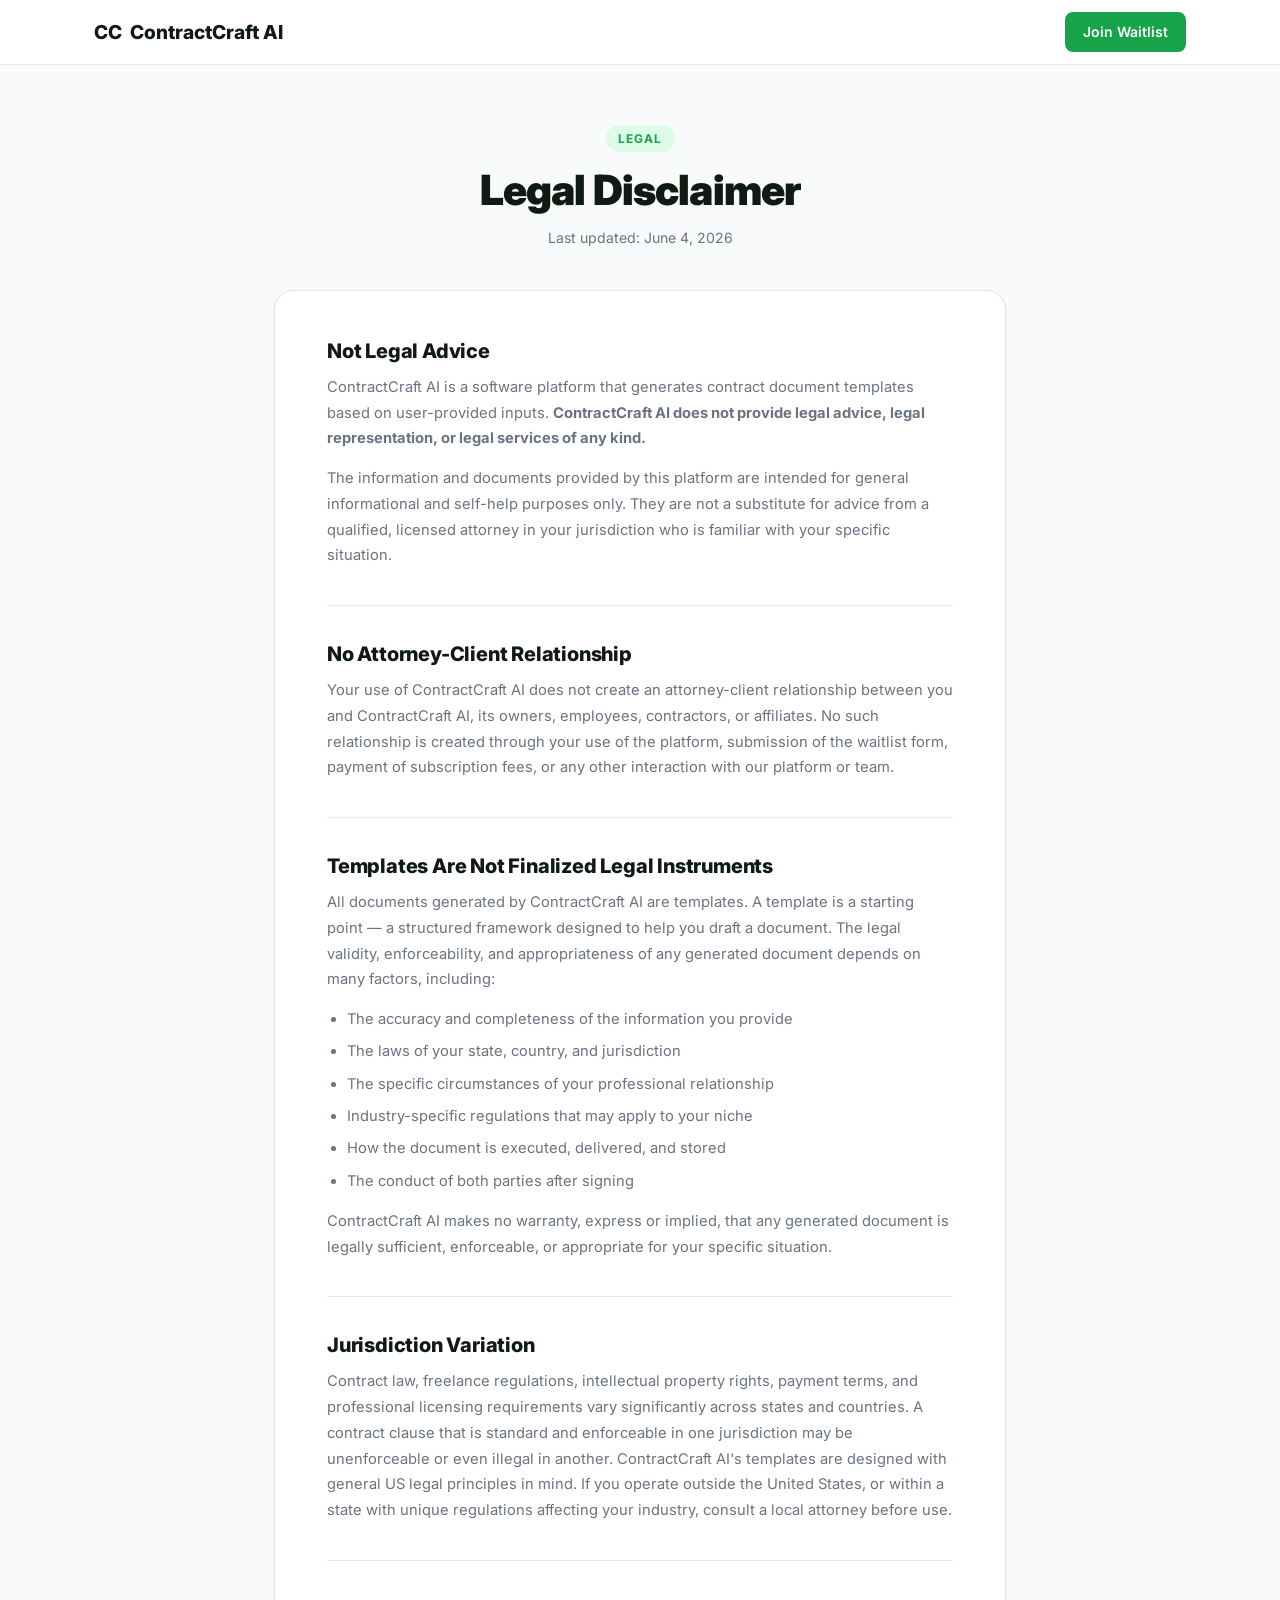
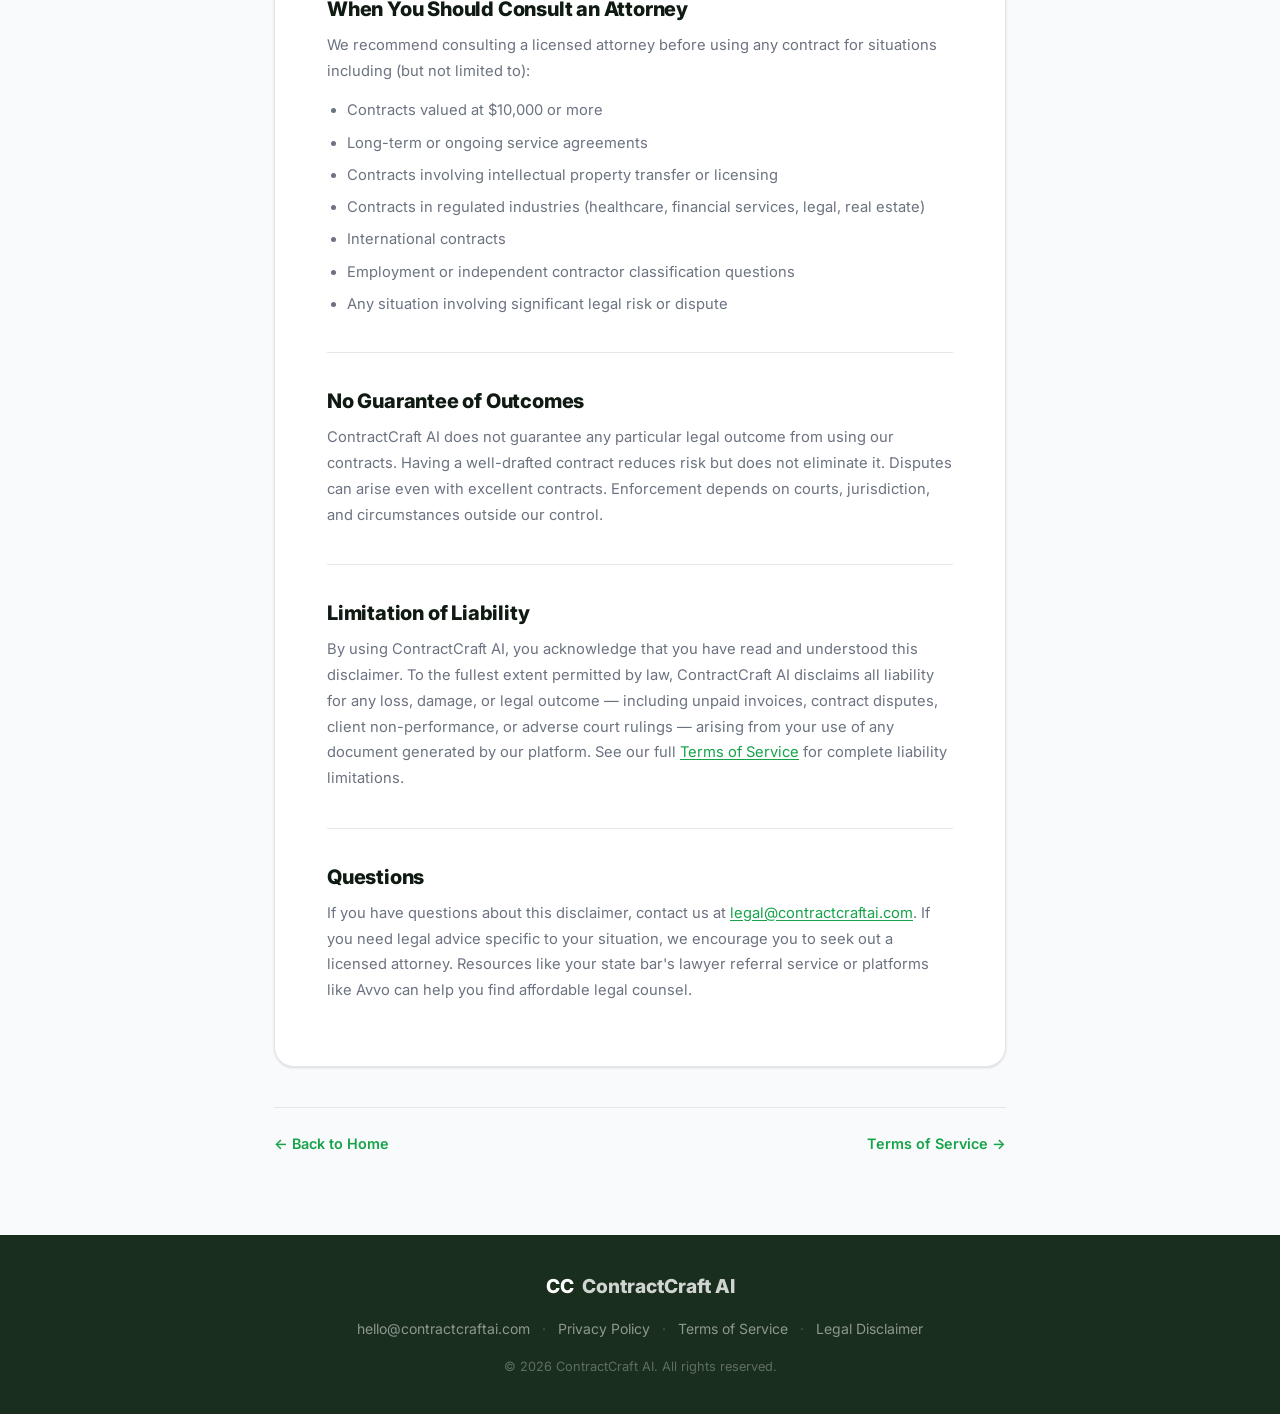
<file: disclaimer.html>
<!DOCTYPE html>
<html lang="en">
<head>
  <meta charset="UTF-8" />
  <meta name="viewport" content="width=device-width, initial-scale=1.0" />
  <title>Legal Disclaimer — ContractCraft AI</title>
  <meta name="description" content="ContractCraft AI Legal Disclaimer. Understand the limitations of AI-generated contract templates." />
  <link rel="preconnect" href="https://fonts.googleapis.com" />
  <link href="https://fonts.googleapis.com/css2?family=Inter:wght@400;500;600;700;800;900&display=swap" rel="stylesheet" />
  <link rel="stylesheet" href="styles.css" />
  <link rel="stylesheet" href="legal.css" />
</head>
<body>

  <nav class="nav">
    <div class="nav-inner">
      <a href="index.html" class="logo">
        <span class="logo-mark">CC</span>
        <span class="logo-text">ContractCraft <span class="logo-ai">AI</span></span>
      </a>
      <a href="index.html#waitlist" class="btn btn-sm btn-primary">Join Waitlist</a>
    </div>
  </nav>

  <main class="legal-page">
    <div class="legal-container">
      <div class="legal-header">
        <div class="legal-badge">Legal</div>
        <h1>Legal Disclaimer</h1>
        <p class="legal-meta">Last updated: June 4, 2026</p>
      </div>

      <div class="legal-body">

        <h2>Not Legal Advice</h2>
        <p>ContractCraft AI is a software platform that generates contract document templates based on user-provided inputs. <strong>ContractCraft AI does not provide legal advice, legal representation, or legal services of any kind.</strong></p>
        <p>The information and documents provided by this platform are intended for general informational and self-help purposes only. They are not a substitute for advice from a qualified, licensed attorney in your jurisdiction who is familiar with your specific situation.</p>

        <h2>No Attorney-Client Relationship</h2>
        <p>Your use of ContractCraft AI does not create an attorney-client relationship between you and ContractCraft AI, its owners, employees, contractors, or affiliates. No such relationship is created through your use of the platform, submission of the waitlist form, payment of subscription fees, or any other interaction with our platform or team.</p>

        <h2>Templates Are Not Finalized Legal Instruments</h2>
        <p>All documents generated by ContractCraft AI are templates. A template is a starting point — a structured framework designed to help you draft a document. The legal validity, enforceability, and appropriateness of any generated document depends on many factors, including:</p>
        <ul>
          <li>The accuracy and completeness of the information you provide</li>
          <li>The laws of your state, country, and jurisdiction</li>
          <li>The specific circumstances of your professional relationship</li>
          <li>Industry-specific regulations that may apply to your niche</li>
          <li>How the document is executed, delivered, and stored</li>
          <li>The conduct of both parties after signing</li>
        </ul>
        <p>ContractCraft AI makes no warranty, express or implied, that any generated document is legally sufficient, enforceable, or appropriate for your specific situation.</p>

        <h2>Jurisdiction Variation</h2>
        <p>Contract law, freelance regulations, intellectual property rights, payment terms, and professional licensing requirements vary significantly across states and countries. A contract clause that is standard and enforceable in one jurisdiction may be unenforceable or even illegal in another. ContractCraft AI's templates are designed with general US legal principles in mind. If you operate outside the United States, or within a state with unique regulations affecting your industry, consult a local attorney before use.</p>

        <h2>When You Should Consult an Attorney</h2>
        <p>We recommend consulting a licensed attorney before using any contract for situations including (but not limited to):</p>
        <ul>
          <li>Contracts valued at $10,000 or more</li>
          <li>Long-term or ongoing service agreements</li>
          <li>Contracts involving intellectual property transfer or licensing</li>
          <li>Contracts in regulated industries (healthcare, financial services, legal, real estate)</li>
          <li>International contracts</li>
          <li>Employment or independent contractor classification questions</li>
          <li>Any situation involving significant legal risk or dispute</li>
        </ul>

        <h2>No Guarantee of Outcomes</h2>
        <p>ContractCraft AI does not guarantee any particular legal outcome from using our contracts. Having a well-drafted contract reduces risk but does not eliminate it. Disputes can arise even with excellent contracts. Enforcement depends on courts, jurisdiction, and circumstances outside our control.</p>

        <h2>Limitation of Liability</h2>
        <p>By using ContractCraft AI, you acknowledge that you have read and understood this disclaimer. To the fullest extent permitted by law, ContractCraft AI disclaims all liability for any loss, damage, or legal outcome — including unpaid invoices, contract disputes, client non-performance, or adverse court rulings — arising from your use of any document generated by our platform. See our full <a href="terms.html">Terms of Service</a> for complete liability limitations.</p>

        <h2>Questions</h2>
        <p>If you have questions about this disclaimer, contact us at <a href="mailto:legal@contractcraftai.com">legal@contractcraftai.com</a>. If you need legal advice specific to your situation, we encourage you to seek out a licensed attorney. Resources like your state bar's lawyer referral service or platforms like Avvo can help you find affordable legal counsel.</p>

      </div>

      <div class="legal-footer-nav">
        <a href="index.html">← Back to Home</a>
        <a href="terms.html">Terms of Service →</a>
      </div>
    </div>
  </main>

  <footer class="footer">
    <div class="container">
      <div class="footer-inner">
        <div class="logo">
          <span class="logo-mark logo-mark-sm">CC</span>
          <span class="logo-text" style="color: rgba(255,255,255,0.8);">ContractCraft <span class="logo-ai">AI</span></span>
        </div>
        <div class="footer-links">
          <a href="mailto:hello@contractcraftai.com">hello@contractcraftai.com</a>
          <span>·</span>
          <a href="privacy.html">Privacy Policy</a>
          <span>·</span>
          <a href="terms.html">Terms of Service</a>
          <span>·</span>
          <a href="disclaimer.html">Legal Disclaimer</a>
        </div>
        <p class="footer-copy">© 2026 ContractCraft AI. All rights reserved.</p>
      </div>
    </div>
  </footer>

</body>
</html>
</file>
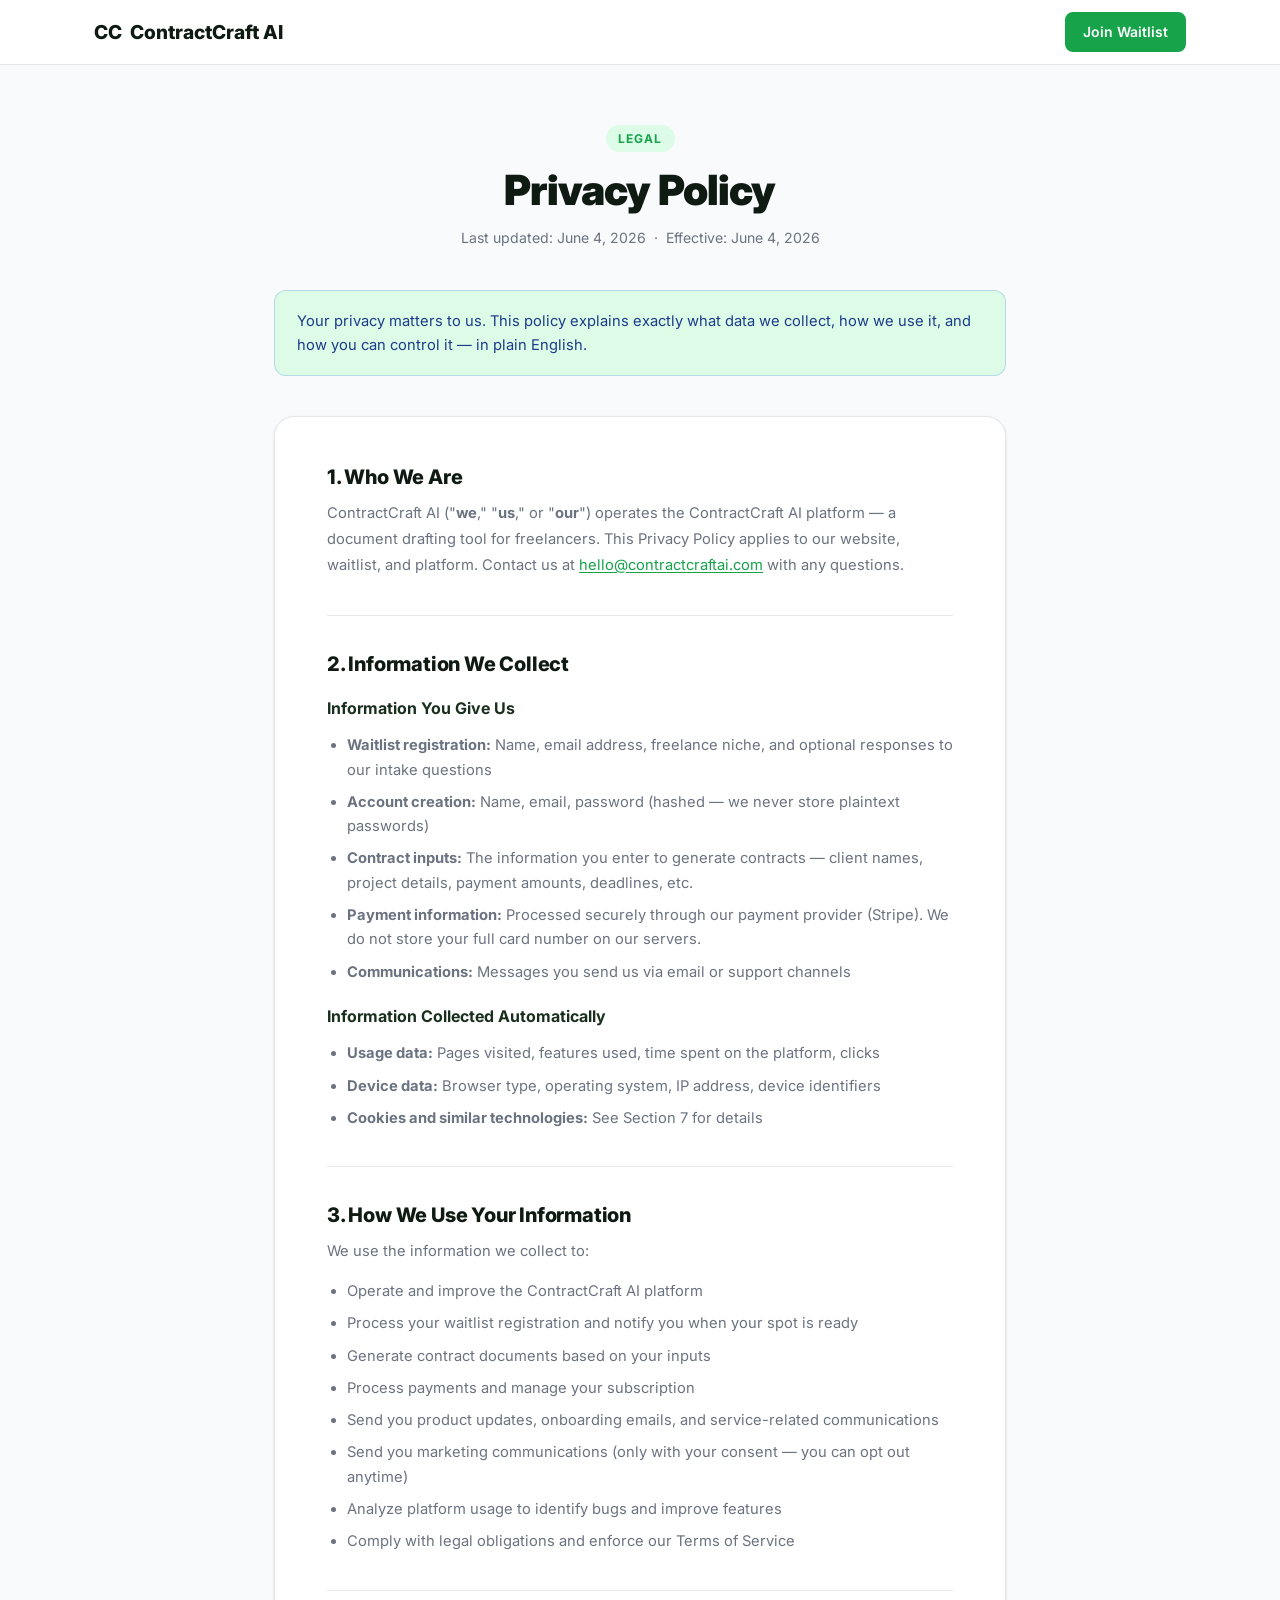
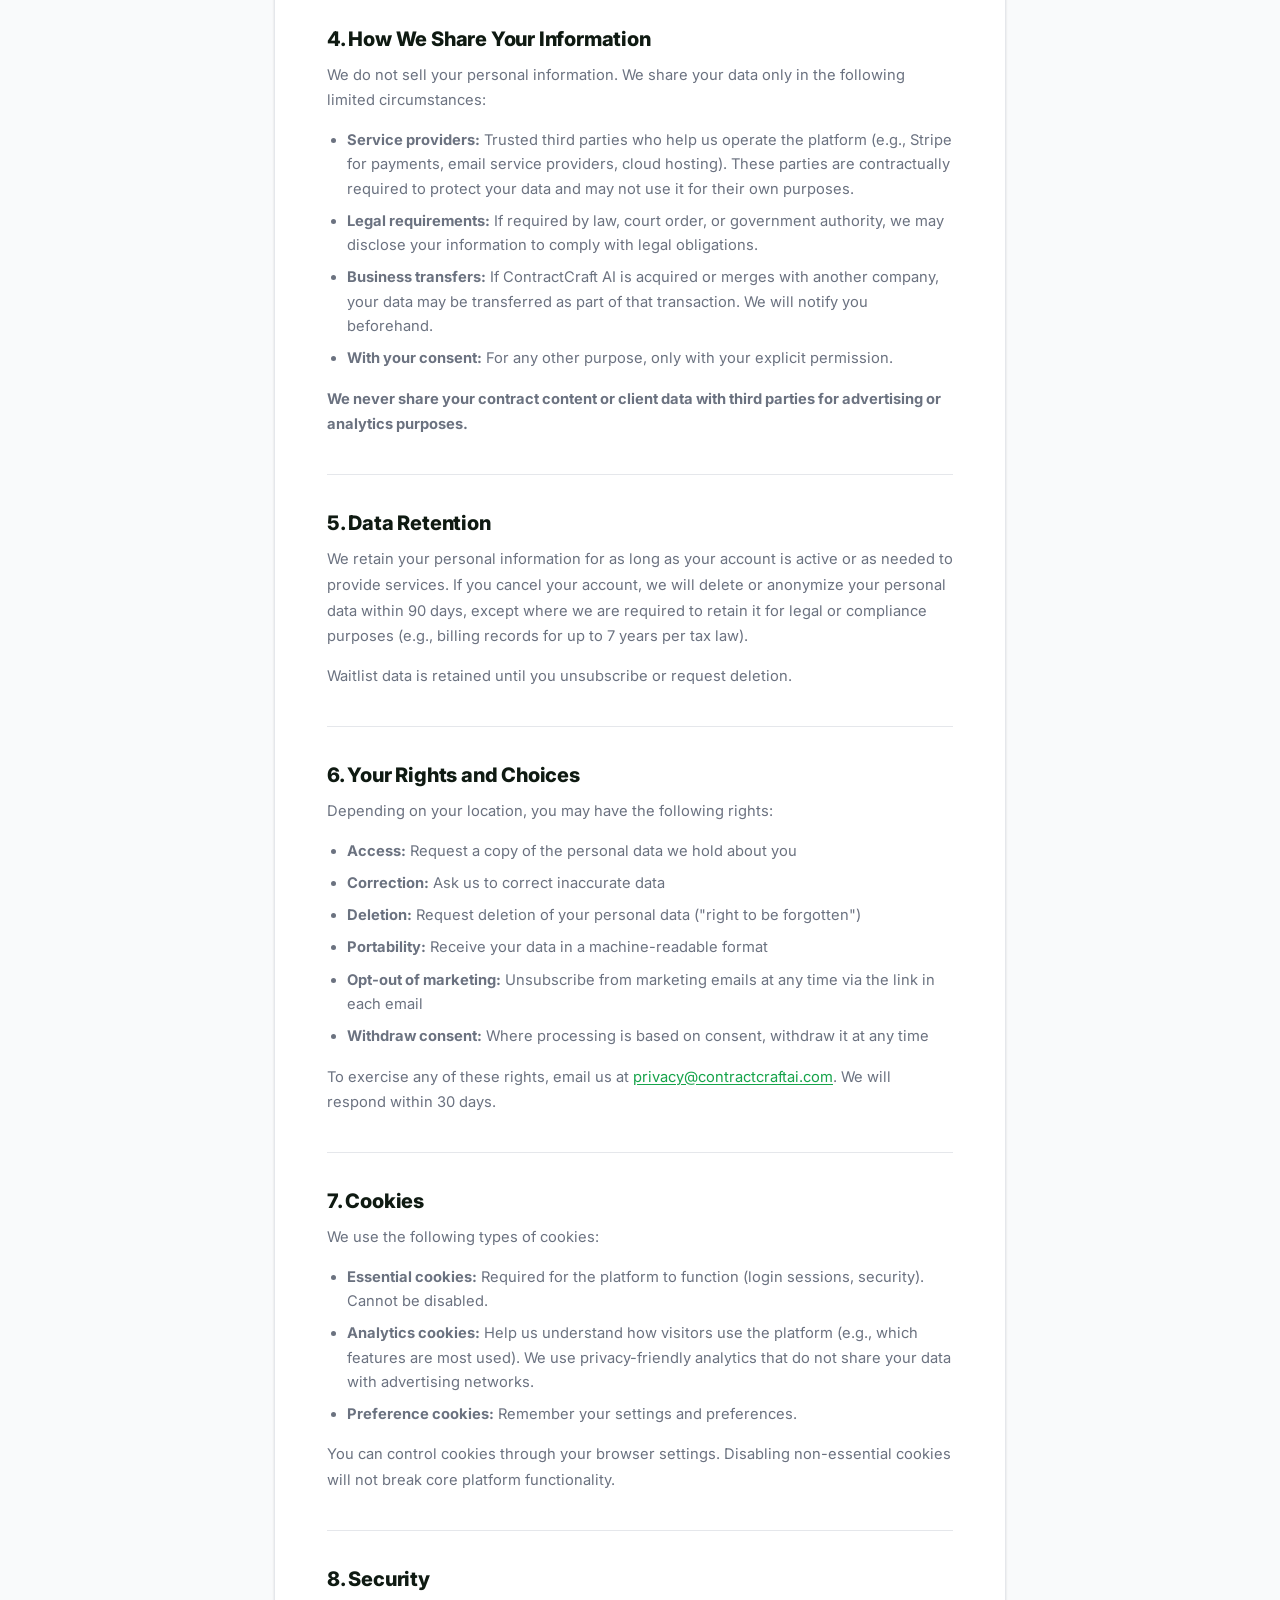
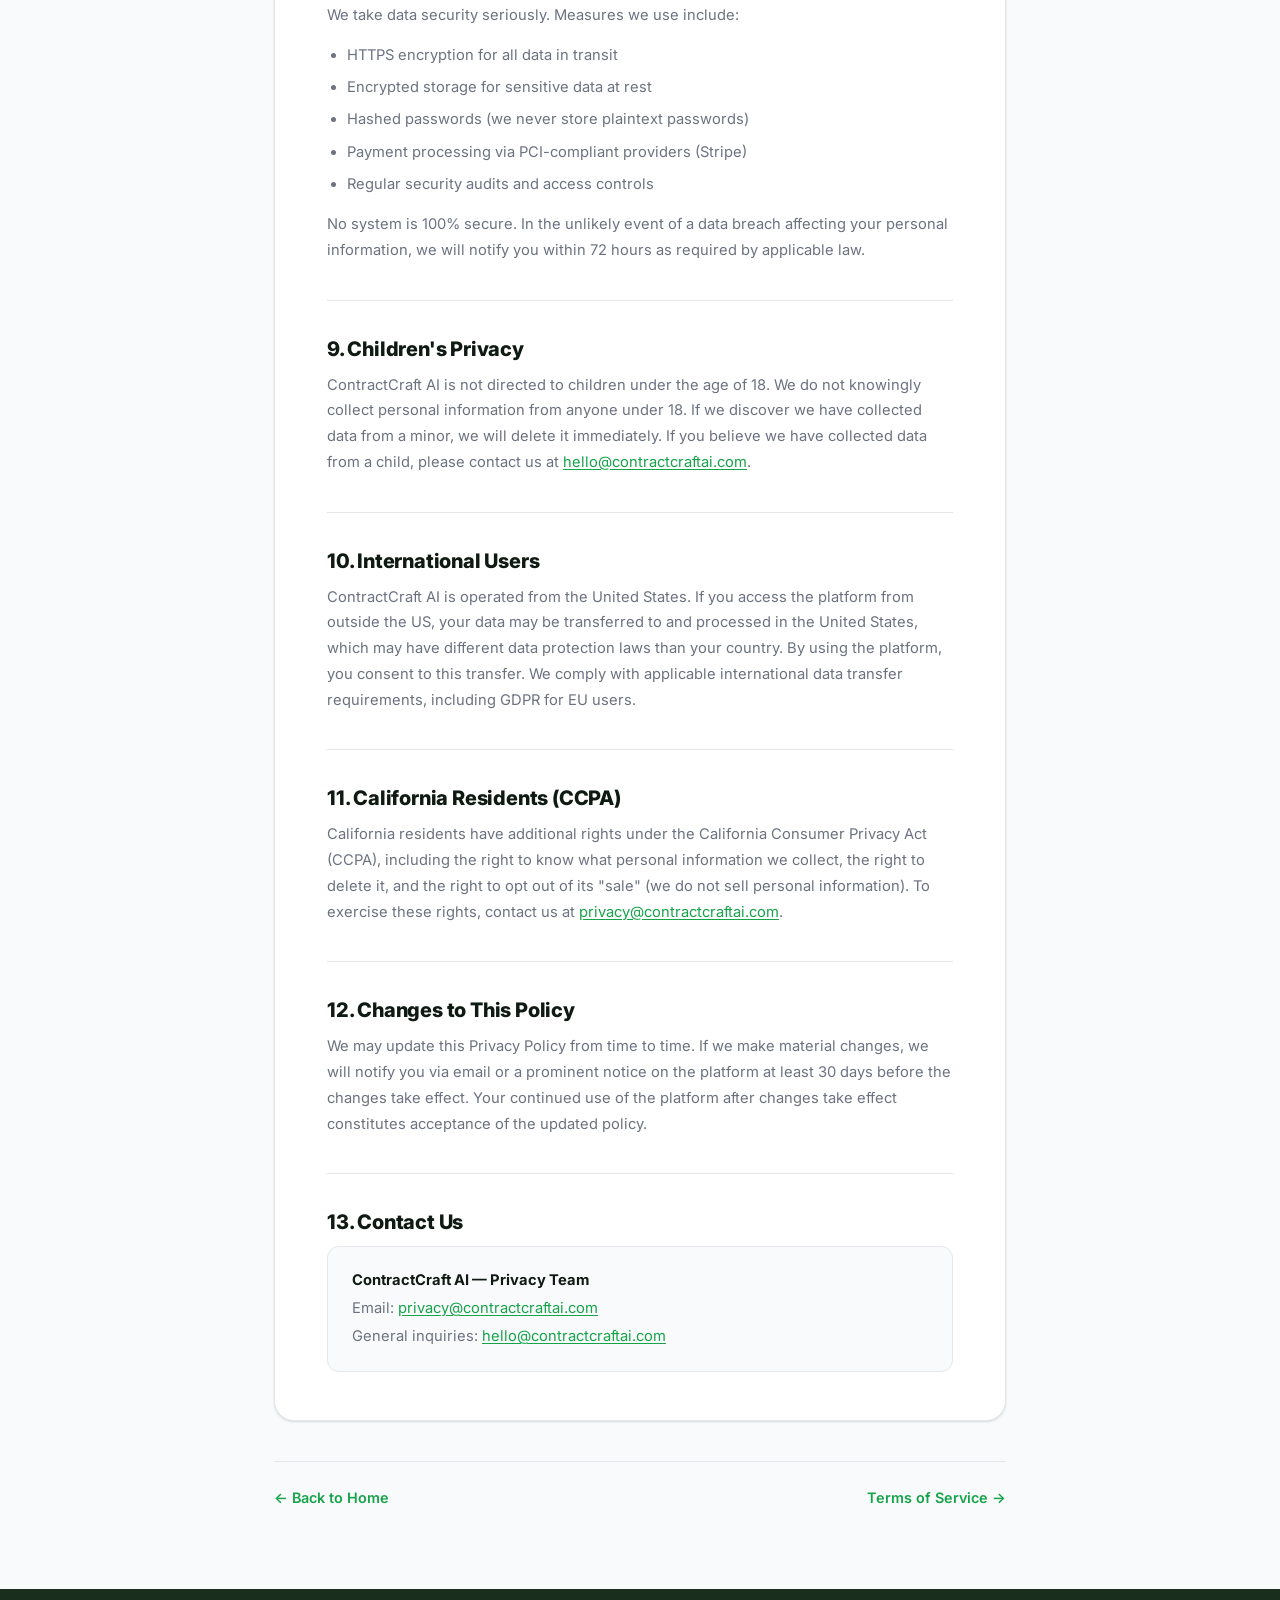
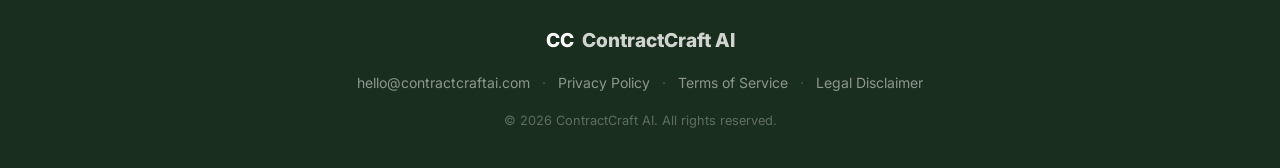
<file: privacy.html>
<!DOCTYPE html>
<html lang="en">
<head>
  <meta charset="UTF-8" />
  <meta name="viewport" content="width=device-width, initial-scale=1.0" />
  <title>Privacy Policy — ContractCraft AI</title>
  <meta name="description" content="ContractCraft AI Privacy Policy. Learn how we collect, use, and protect your data." />
  <link rel="preconnect" href="https://fonts.googleapis.com" />
  <link href="https://fonts.googleapis.com/css2?family=Inter:wght@400;500;600;700;800;900&display=swap" rel="stylesheet" />
  <link rel="stylesheet" href="styles.css" />
  <link rel="stylesheet" href="legal.css" />
</head>
<body>

  <nav class="nav">
    <div class="nav-inner">
      <a href="index.html" class="logo">
        <span class="logo-mark">CC</span>
        <span class="logo-text">ContractCraft <span class="logo-ai">AI</span></span>
      </a>
      <a href="index.html#waitlist" class="btn btn-sm btn-primary">Join Waitlist</a>
    </div>
  </nav>

  <main class="legal-page">
    <div class="legal-container">
      <div class="legal-header">
        <div class="legal-badge">Legal</div>
        <h1>Privacy Policy</h1>
        <p class="legal-meta">Last updated: June 4, 2026 &nbsp;·&nbsp; Effective: June 4, 2026</p>
      </div>

      <div class="legal-alert">
        Your privacy matters to us. This policy explains exactly what data we collect, how we use it, and how you can control it — in plain English.
      </div>

      <div class="legal-body">

        <h2>1. Who We Are</h2>
        <p>ContractCraft AI ("<strong>we</strong>," "<strong>us</strong>," or "<strong>our</strong>") operates the ContractCraft AI platform — a document drafting tool for freelancers. This Privacy Policy applies to our website, waitlist, and platform. Contact us at <a href="mailto:hello@contractcraftai.com">hello@contractcraftai.com</a> with any questions.</p>

        <h2>2. Information We Collect</h2>

        <h3>Information You Give Us</h3>
        <ul>
          <li><strong>Waitlist registration:</strong> Name, email address, freelance niche, and optional responses to our intake questions</li>
          <li><strong>Account creation:</strong> Name, email, password (hashed — we never store plaintext passwords)</li>
          <li><strong>Contract inputs:</strong> The information you enter to generate contracts — client names, project details, payment amounts, deadlines, etc.</li>
          <li><strong>Payment information:</strong> Processed securely through our payment provider (Stripe). We do not store your full card number on our servers.</li>
          <li><strong>Communications:</strong> Messages you send us via email or support channels</li>
        </ul>

        <h3>Information Collected Automatically</h3>
        <ul>
          <li><strong>Usage data:</strong> Pages visited, features used, time spent on the platform, clicks</li>
          <li><strong>Device data:</strong> Browser type, operating system, IP address, device identifiers</li>
          <li><strong>Cookies and similar technologies:</strong> See Section 7 for details</li>
        </ul>

        <h2>3. How We Use Your Information</h2>
        <p>We use the information we collect to:</p>
        <ul>
          <li>Operate and improve the ContractCraft AI platform</li>
          <li>Process your waitlist registration and notify you when your spot is ready</li>
          <li>Generate contract documents based on your inputs</li>
          <li>Process payments and manage your subscription</li>
          <li>Send you product updates, onboarding emails, and service-related communications</li>
          <li>Send you marketing communications (only with your consent — you can opt out anytime)</li>
          <li>Analyze platform usage to identify bugs and improve features</li>
          <li>Comply with legal obligations and enforce our Terms of Service</li>
        </ul>

        <h2>4. How We Share Your Information</h2>
        <p>We do not sell your personal information. We share your data only in the following limited circumstances:</p>
        <ul>
          <li><strong>Service providers:</strong> Trusted third parties who help us operate the platform (e.g., Stripe for payments, email service providers, cloud hosting). These parties are contractually required to protect your data and may not use it for their own purposes.</li>
          <li><strong>Legal requirements:</strong> If required by law, court order, or government authority, we may disclose your information to comply with legal obligations.</li>
          <li><strong>Business transfers:</strong> If ContractCraft AI is acquired or merges with another company, your data may be transferred as part of that transaction. We will notify you beforehand.</li>
          <li><strong>With your consent:</strong> For any other purpose, only with your explicit permission.</li>
        </ul>
        <p><strong>We never share your contract content or client data with third parties for advertising or analytics purposes.</strong></p>

        <h2>5. Data Retention</h2>
        <p>We retain your personal information for as long as your account is active or as needed to provide services. If you cancel your account, we will delete or anonymize your personal data within 90 days, except where we are required to retain it for legal or compliance purposes (e.g., billing records for up to 7 years per tax law).</p>
        <p>Waitlist data is retained until you unsubscribe or request deletion.</p>

        <h2>6. Your Rights and Choices</h2>
        <p>Depending on your location, you may have the following rights:</p>
        <ul>
          <li><strong>Access:</strong> Request a copy of the personal data we hold about you</li>
          <li><strong>Correction:</strong> Ask us to correct inaccurate data</li>
          <li><strong>Deletion:</strong> Request deletion of your personal data ("right to be forgotten")</li>
          <li><strong>Portability:</strong> Receive your data in a machine-readable format</li>
          <li><strong>Opt-out of marketing:</strong> Unsubscribe from marketing emails at any time via the link in each email</li>
          <li><strong>Withdraw consent:</strong> Where processing is based on consent, withdraw it at any time</li>
        </ul>
        <p>To exercise any of these rights, email us at <a href="mailto:privacy@contractcraftai.com">privacy@contractcraftai.com</a>. We will respond within 30 days.</p>

        <h2>7. Cookies</h2>
        <p>We use the following types of cookies:</p>
        <ul>
          <li><strong>Essential cookies:</strong> Required for the platform to function (login sessions, security). Cannot be disabled.</li>
          <li><strong>Analytics cookies:</strong> Help us understand how visitors use the platform (e.g., which features are most used). We use privacy-friendly analytics that do not share your data with advertising networks.</li>
          <li><strong>Preference cookies:</strong> Remember your settings and preferences.</li>
        </ul>
        <p>You can control cookies through your browser settings. Disabling non-essential cookies will not break core platform functionality.</p>

        <h2>8. Security</h2>
        <p>We take data security seriously. Measures we use include:</p>
        <ul>
          <li>HTTPS encryption for all data in transit</li>
          <li>Encrypted storage for sensitive data at rest</li>
          <li>Hashed passwords (we never store plaintext passwords)</li>
          <li>Payment processing via PCI-compliant providers (Stripe)</li>
          <li>Regular security audits and access controls</li>
        </ul>
        <p>No system is 100% secure. In the unlikely event of a data breach affecting your personal information, we will notify you within 72 hours as required by applicable law.</p>

        <h2>9. Children's Privacy</h2>
        <p>ContractCraft AI is not directed to children under the age of 18. We do not knowingly collect personal information from anyone under 18. If we discover we have collected data from a minor, we will delete it immediately. If you believe we have collected data from a child, please contact us at <a href="mailto:hello@contractcraftai.com">hello@contractcraftai.com</a>.</p>

        <h2>10. International Users</h2>
        <p>ContractCraft AI is operated from the United States. If you access the platform from outside the US, your data may be transferred to and processed in the United States, which may have different data protection laws than your country. By using the platform, you consent to this transfer. We comply with applicable international data transfer requirements, including GDPR for EU users.</p>

        <h2>11. California Residents (CCPA)</h2>
        <p>California residents have additional rights under the California Consumer Privacy Act (CCPA), including the right to know what personal information we collect, the right to delete it, and the right to opt out of its "sale" (we do not sell personal information). To exercise these rights, contact us at <a href="mailto:privacy@contractcraftai.com">privacy@contractcraftai.com</a>.</p>

        <h2>12. Changes to This Policy</h2>
        <p>We may update this Privacy Policy from time to time. If we make material changes, we will notify you via email or a prominent notice on the platform at least 30 days before the changes take effect. Your continued use of the platform after changes take effect constitutes acceptance of the updated policy.</p>

        <h2>13. Contact Us</h2>
        <div class="legal-contact">
          <strong>ContractCraft AI — Privacy Team</strong><br />
          Email: <a href="mailto:privacy@contractcraftai.com">privacy@contractcraftai.com</a><br />
          General inquiries: <a href="mailto:hello@contractcraftai.com">hello@contractcraftai.com</a>
        </div>

      </div>

      <div class="legal-footer-nav">
        <a href="index.html">← Back to Home</a>
        <a href="terms.html">Terms of Service →</a>
      </div>
    </div>
  </main>

  <footer class="footer">
    <div class="container">
      <div class="footer-inner">
        <div class="logo">
          <span class="logo-mark logo-mark-sm">CC</span>
          <span class="logo-text" style="color: rgba(255,255,255,0.8);">ContractCraft <span class="logo-ai">AI</span></span>
        </div>
        <div class="footer-links">
          <a href="mailto:hello@contractcraftai.com">hello@contractcraftai.com</a>
          <span>·</span>
          <a href="privacy.html">Privacy Policy</a>
          <span>·</span>
          <a href="terms.html">Terms of Service</a>
          <span>·</span>
          <a href="disclaimer.html">Legal Disclaimer</a>
        </div>
        <p class="footer-copy">© 2026 ContractCraft AI. All rights reserved.</p>
      </div>
    </div>
  </footer>

</body>
</html>
</file>
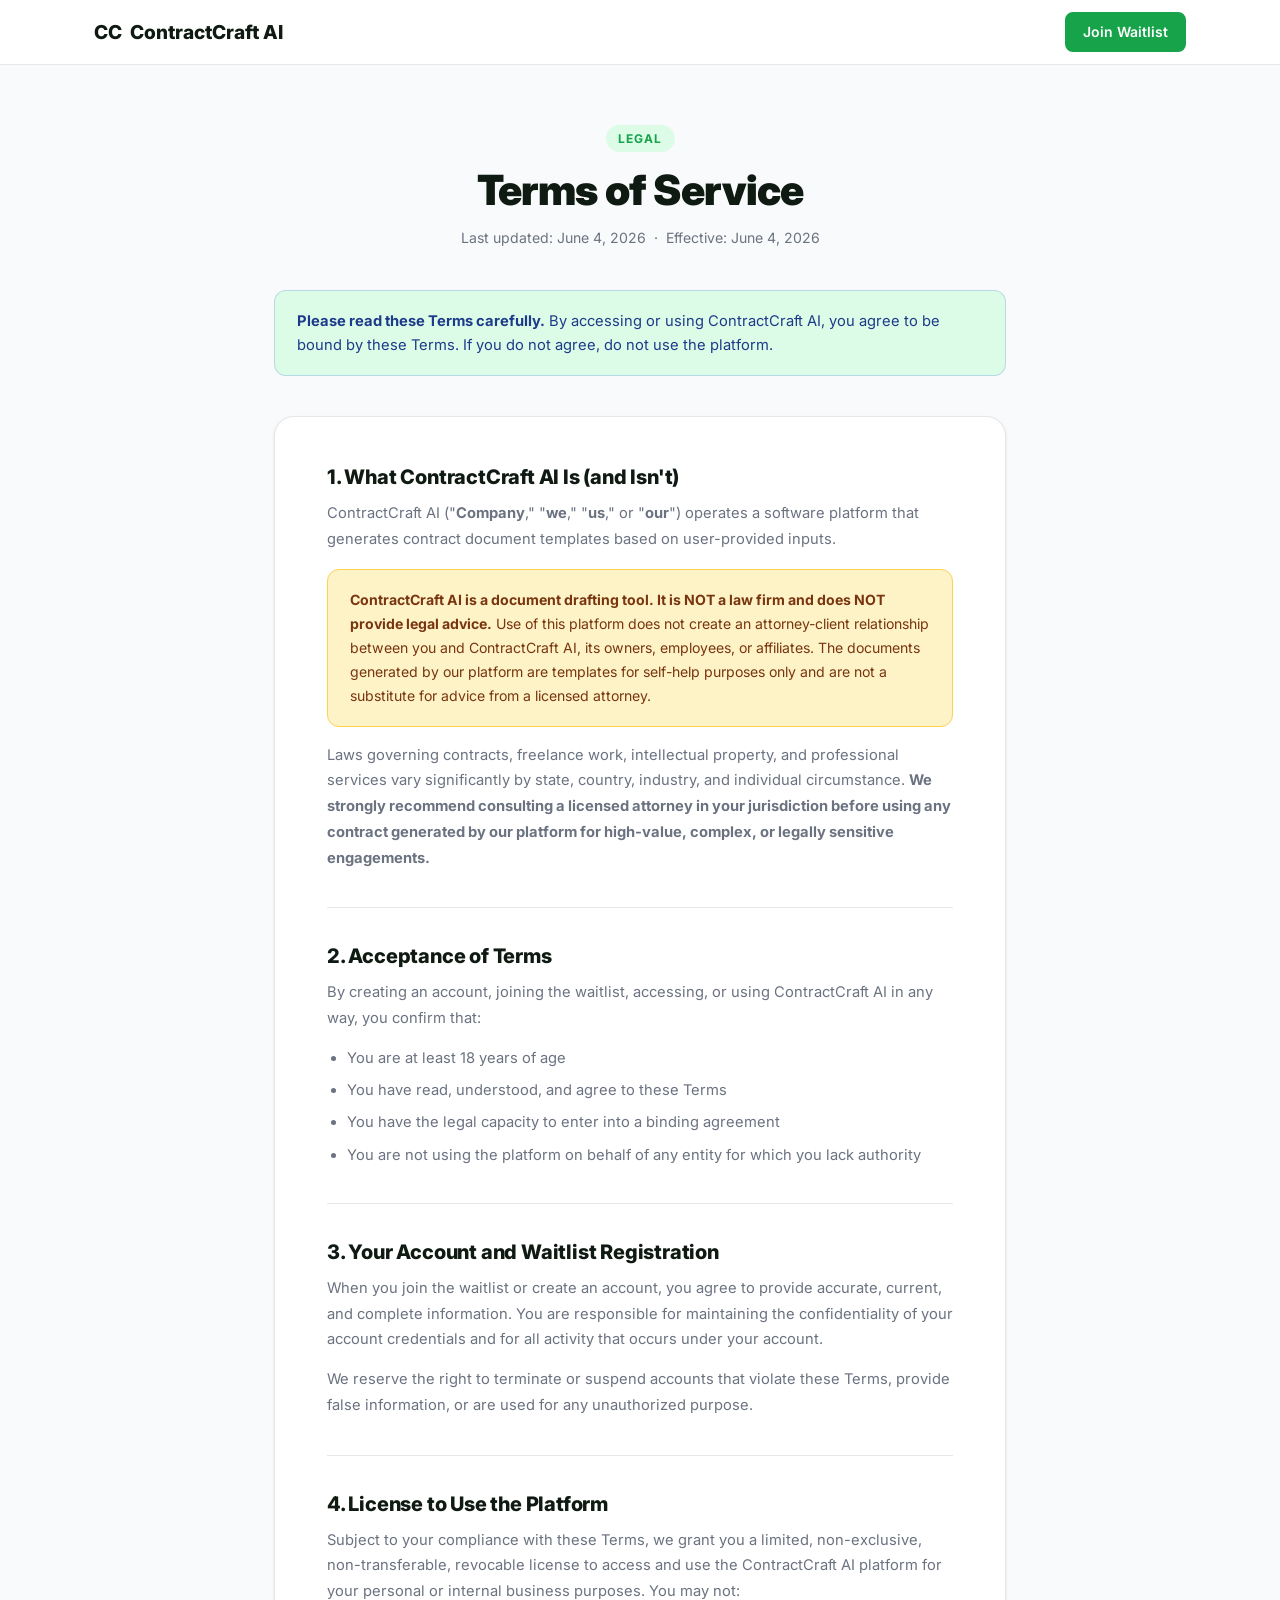
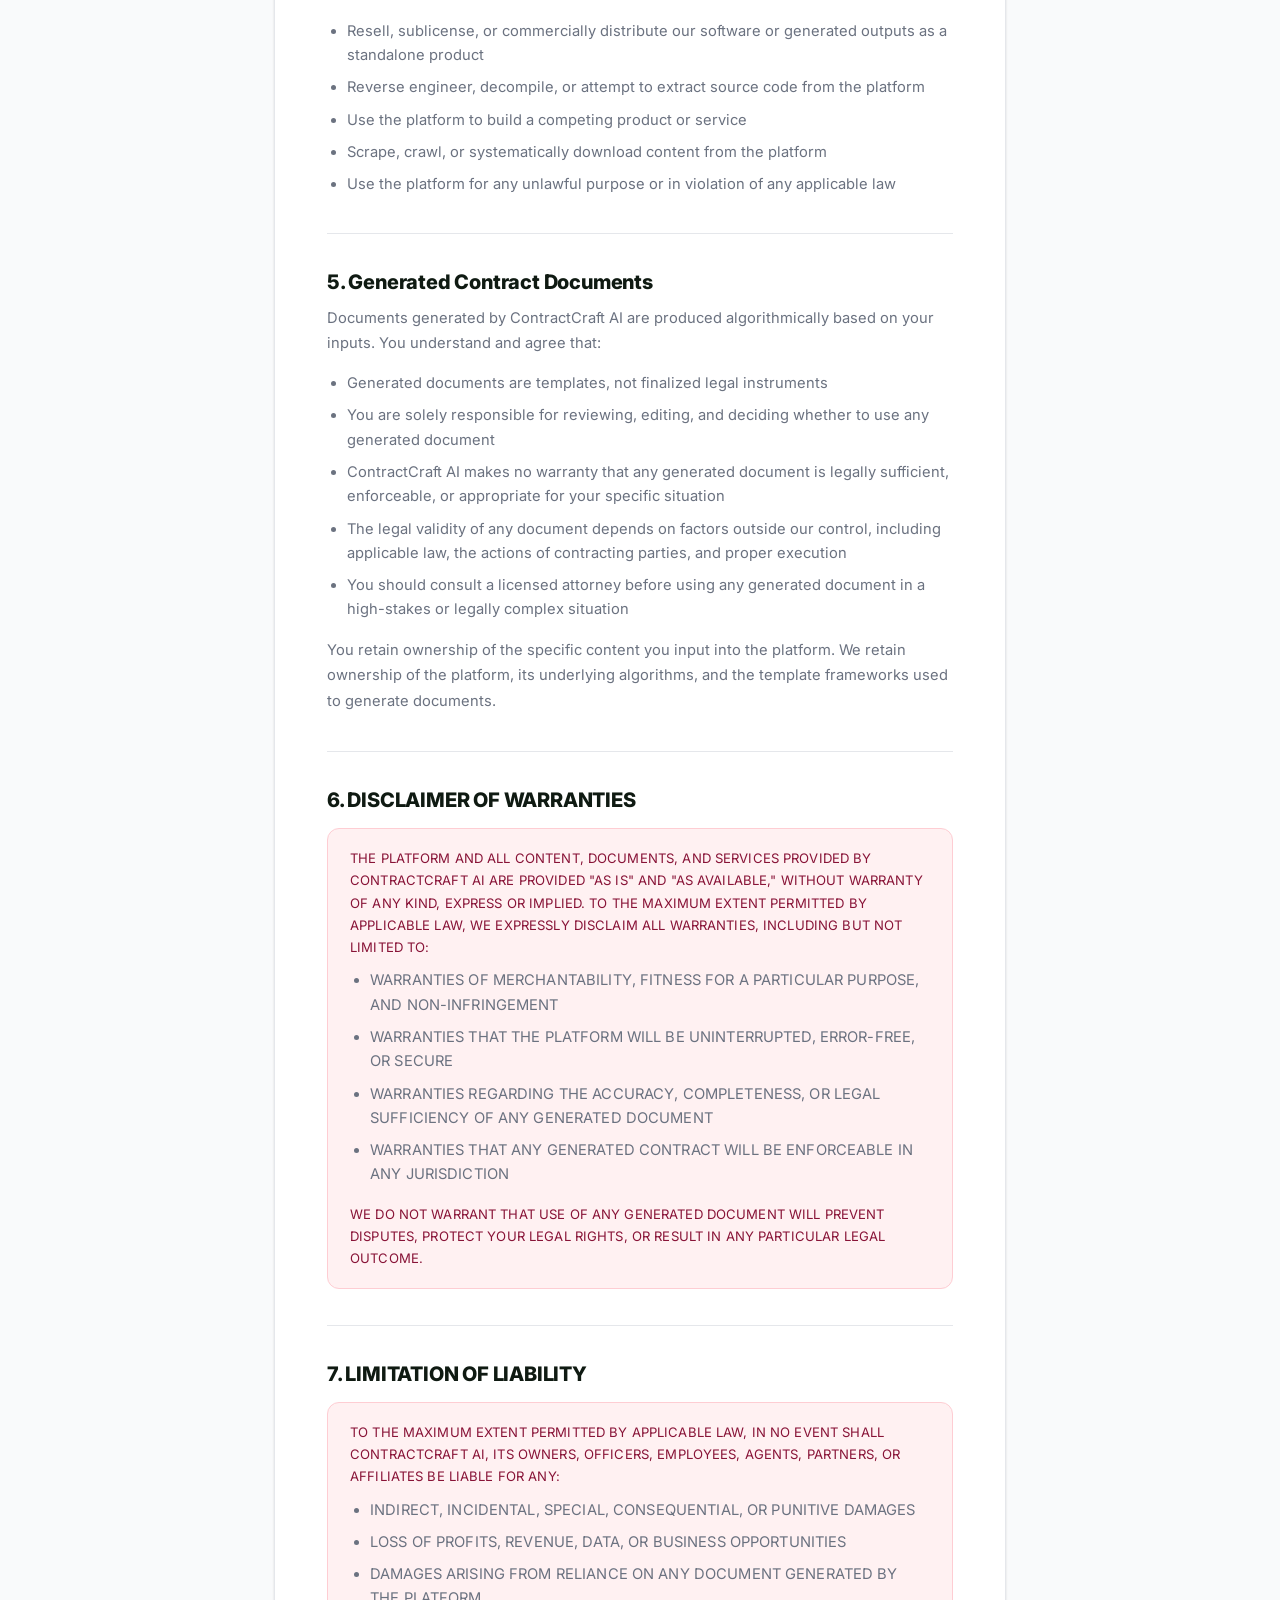
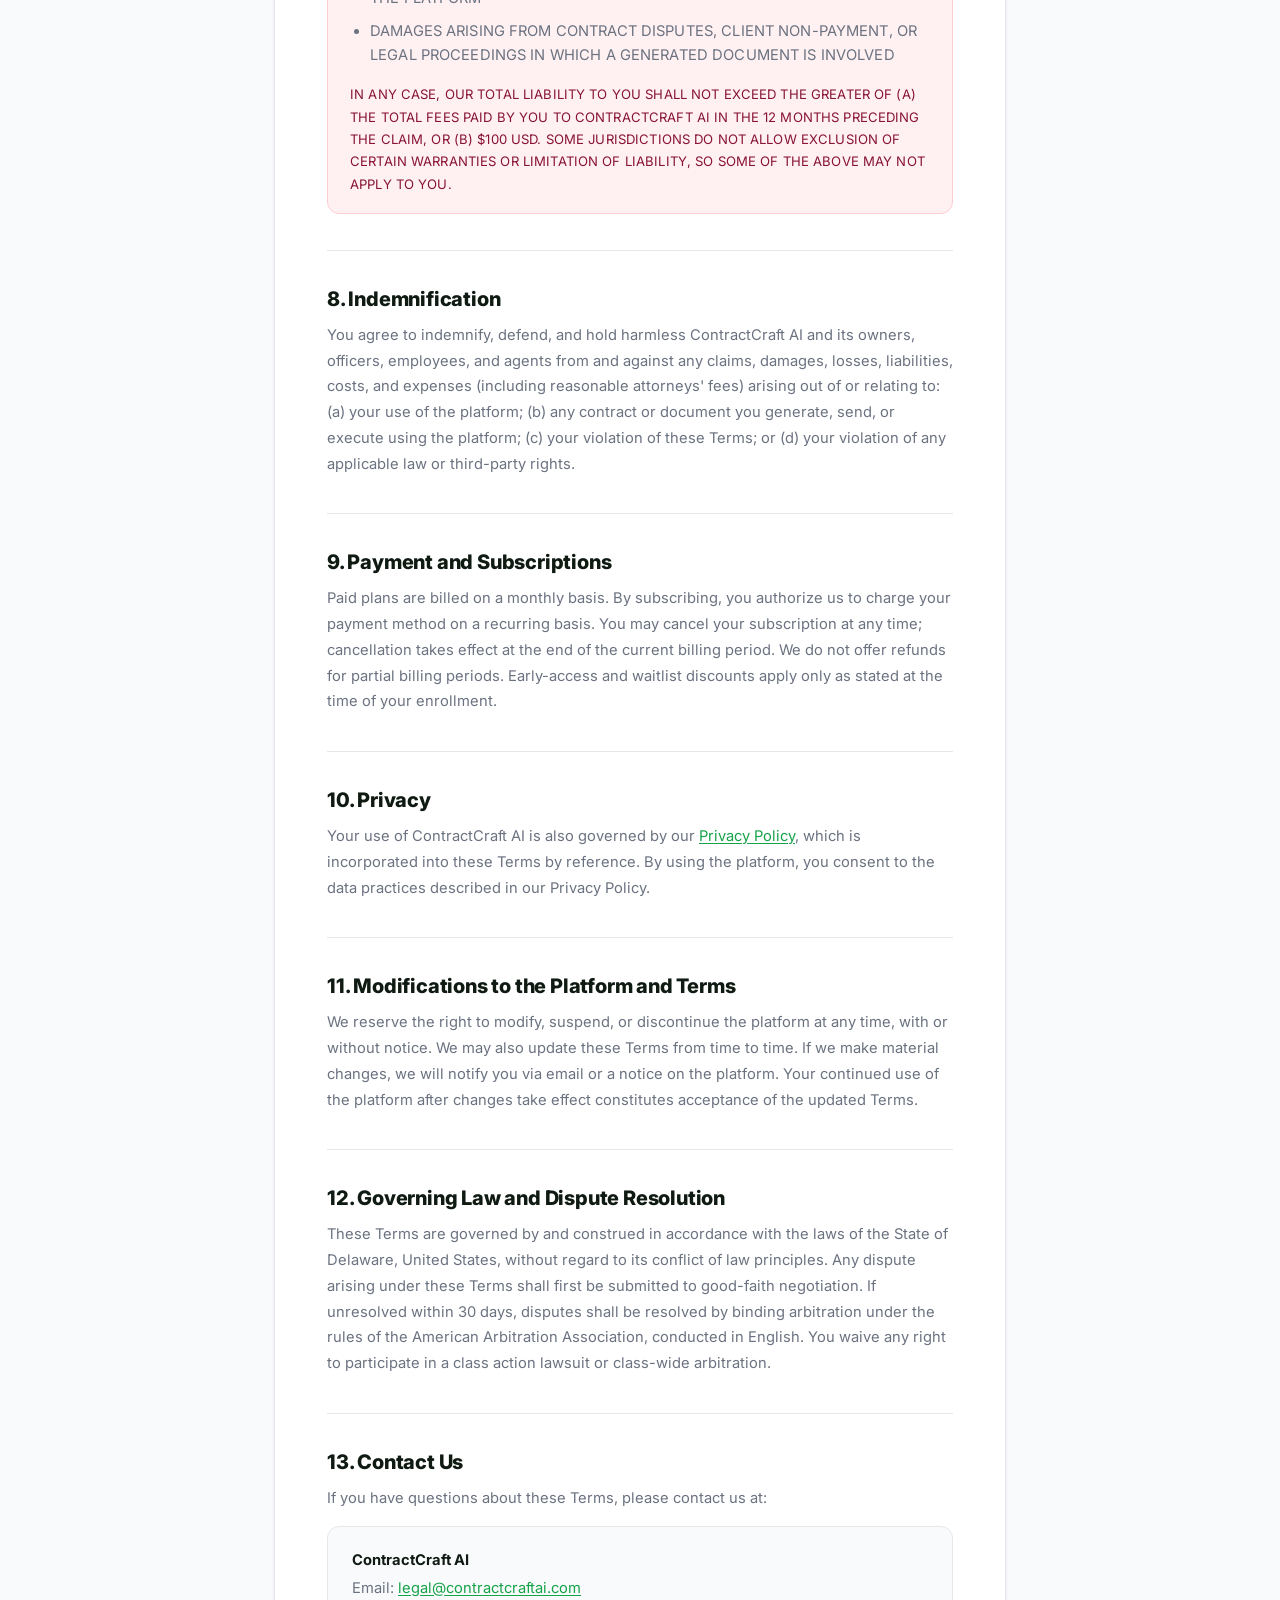
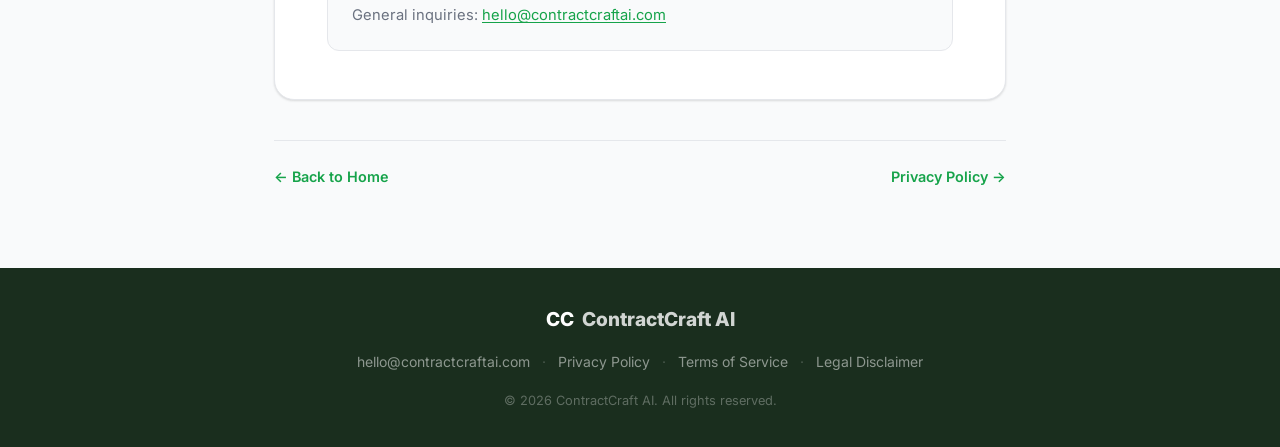
<file: terms.html>
<!DOCTYPE html>
<html lang="en">
<head>
  <meta charset="UTF-8" />
  <meta name="viewport" content="width=device-width, initial-scale=1.0" />
  <title>Terms of Service — ContractCraft AI</title>
  <meta name="description" content="ContractCraft AI Terms of Service. Read our terms before using our platform." />
  <link rel="preconnect" href="https://fonts.googleapis.com" />
  <link href="https://fonts.googleapis.com/css2?family=Inter:wght@400;500;600;700;800;900&display=swap" rel="stylesheet" />
  <link rel="stylesheet" href="styles.css" />
  <link rel="stylesheet" href="legal.css" />
</head>
<body>

  <nav class="nav">
    <div class="nav-inner">
      <a href="index.html" class="logo">
        <span class="logo-mark">CC</span>
        <span class="logo-text">ContractCraft <span class="logo-ai">AI</span></span>
      </a>
      <a href="index.html#waitlist" class="btn btn-sm btn-primary">Join Waitlist</a>
    </div>
  </nav>

  <main class="legal-page">
    <div class="legal-container">
      <div class="legal-header">
        <div class="legal-badge">Legal</div>
        <h1>Terms of Service</h1>
        <p class="legal-meta">Last updated: June 4, 2026 &nbsp;·&nbsp; Effective: June 4, 2026</p>
      </div>

      <div class="legal-alert">
        <strong>Please read these Terms carefully.</strong> By accessing or using ContractCraft AI, you agree to be bound by these Terms. If you do not agree, do not use the platform.
      </div>

      <div class="legal-body">

        <h2>1. What ContractCraft AI Is (and Isn't)</h2>
        <p>ContractCraft AI ("<strong>Company</strong>," "<strong>we</strong>," "<strong>us</strong>," or "<strong>our</strong>") operates a software platform that generates contract document templates based on user-provided inputs.</p>
        <div class="legal-callout">
          <strong>ContractCraft AI is a document drafting tool. It is NOT a law firm and does NOT provide legal advice.</strong> Use of this platform does not create an attorney-client relationship between you and ContractCraft AI, its owners, employees, or affiliates. The documents generated by our platform are templates for self-help purposes only and are not a substitute for advice from a licensed attorney.
        </div>
        <p>Laws governing contracts, freelance work, intellectual property, and professional services vary significantly by state, country, industry, and individual circumstance. <strong>We strongly recommend consulting a licensed attorney in your jurisdiction before using any contract generated by our platform for high-value, complex, or legally sensitive engagements.</strong></p>

        <h2>2. Acceptance of Terms</h2>
        <p>By creating an account, joining the waitlist, accessing, or using ContractCraft AI in any way, you confirm that:</p>
        <ul>
          <li>You are at least 18 years of age</li>
          <li>You have read, understood, and agree to these Terms</li>
          <li>You have the legal capacity to enter into a binding agreement</li>
          <li>You are not using the platform on behalf of any entity for which you lack authority</li>
        </ul>

        <h2>3. Your Account and Waitlist Registration</h2>
        <p>When you join the waitlist or create an account, you agree to provide accurate, current, and complete information. You are responsible for maintaining the confidentiality of your account credentials and for all activity that occurs under your account.</p>
        <p>We reserve the right to terminate or suspend accounts that violate these Terms, provide false information, or are used for any unauthorized purpose.</p>

        <h2>4. License to Use the Platform</h2>
        <p>Subject to your compliance with these Terms, we grant you a limited, non-exclusive, non-transferable, revocable license to access and use the ContractCraft AI platform for your personal or internal business purposes. You may not:</p>
        <ul>
          <li>Resell, sublicense, or commercially distribute our software or generated outputs as a standalone product</li>
          <li>Reverse engineer, decompile, or attempt to extract source code from the platform</li>
          <li>Use the platform to build a competing product or service</li>
          <li>Scrape, crawl, or systematically download content from the platform</li>
          <li>Use the platform for any unlawful purpose or in violation of any applicable law</li>
        </ul>

        <h2>5. Generated Contract Documents</h2>
        <p>Documents generated by ContractCraft AI are produced algorithmically based on your inputs. You understand and agree that:</p>
        <ul>
          <li>Generated documents are templates, not finalized legal instruments</li>
          <li>You are solely responsible for reviewing, editing, and deciding whether to use any generated document</li>
          <li>ContractCraft AI makes no warranty that any generated document is legally sufficient, enforceable, or appropriate for your specific situation</li>
          <li>The legal validity of any document depends on factors outside our control, including applicable law, the actions of contracting parties, and proper execution</li>
          <li>You should consult a licensed attorney before using any generated document in a high-stakes or legally complex situation</li>
        </ul>
        <p>You retain ownership of the specific content you input into the platform. We retain ownership of the platform, its underlying algorithms, and the template frameworks used to generate documents.</p>

        <h2>6. DISCLAIMER OF WARRANTIES</h2>
        <div class="legal-callout legal-callout-strong">
          THE PLATFORM AND ALL CONTENT, DOCUMENTS, AND SERVICES PROVIDED BY CONTRACTCRAFT AI ARE PROVIDED "AS IS" AND "AS AVAILABLE," WITHOUT WARRANTY OF ANY KIND, EXPRESS OR IMPLIED. TO THE MAXIMUM EXTENT PERMITTED BY APPLICABLE LAW, WE EXPRESSLY DISCLAIM ALL WARRANTIES, INCLUDING BUT NOT LIMITED TO:
          <ul>
            <li>WARRANTIES OF MERCHANTABILITY, FITNESS FOR A PARTICULAR PURPOSE, AND NON-INFRINGEMENT</li>
            <li>WARRANTIES THAT THE PLATFORM WILL BE UNINTERRUPTED, ERROR-FREE, OR SECURE</li>
            <li>WARRANTIES REGARDING THE ACCURACY, COMPLETENESS, OR LEGAL SUFFICIENCY OF ANY GENERATED DOCUMENT</li>
            <li>WARRANTIES THAT ANY GENERATED CONTRACT WILL BE ENFORCEABLE IN ANY JURISDICTION</li>
          </ul>
          WE DO NOT WARRANT THAT USE OF ANY GENERATED DOCUMENT WILL PREVENT DISPUTES, PROTECT YOUR LEGAL RIGHTS, OR RESULT IN ANY PARTICULAR LEGAL OUTCOME.
        </div>

        <h2>7. LIMITATION OF LIABILITY</h2>
        <div class="legal-callout legal-callout-strong">
          TO THE MAXIMUM EXTENT PERMITTED BY APPLICABLE LAW, IN NO EVENT SHALL CONTRACTCRAFT AI, ITS OWNERS, OFFICERS, EMPLOYEES, AGENTS, PARTNERS, OR AFFILIATES BE LIABLE FOR ANY:
          <ul>
            <li>INDIRECT, INCIDENTAL, SPECIAL, CONSEQUENTIAL, OR PUNITIVE DAMAGES</li>
            <li>LOSS OF PROFITS, REVENUE, DATA, OR BUSINESS OPPORTUNITIES</li>
            <li>DAMAGES ARISING FROM RELIANCE ON ANY DOCUMENT GENERATED BY THE PLATFORM</li>
            <li>DAMAGES ARISING FROM CONTRACT DISPUTES, CLIENT NON-PAYMENT, OR LEGAL PROCEEDINGS IN WHICH A GENERATED DOCUMENT IS INVOLVED</li>
          </ul>
          IN ANY CASE, OUR TOTAL LIABILITY TO YOU SHALL NOT EXCEED THE GREATER OF (A) THE TOTAL FEES PAID BY YOU TO CONTRACTCRAFT AI IN THE 12 MONTHS PRECEDING THE CLAIM, OR (B) $100 USD. SOME JURISDICTIONS DO NOT ALLOW EXCLUSION OF CERTAIN WARRANTIES OR LIMITATION OF LIABILITY, SO SOME OF THE ABOVE MAY NOT APPLY TO YOU.
        </div>

        <h2>8. Indemnification</h2>
        <p>You agree to indemnify, defend, and hold harmless ContractCraft AI and its owners, officers, employees, and agents from and against any claims, damages, losses, liabilities, costs, and expenses (including reasonable attorneys' fees) arising out of or relating to: (a) your use of the platform; (b) any contract or document you generate, send, or execute using the platform; (c) your violation of these Terms; or (d) your violation of any applicable law or third-party rights.</p>

        <h2>9. Payment and Subscriptions</h2>
        <p>Paid plans are billed on a monthly basis. By subscribing, you authorize us to charge your payment method on a recurring basis. You may cancel your subscription at any time; cancellation takes effect at the end of the current billing period. We do not offer refunds for partial billing periods. Early-access and waitlist discounts apply only as stated at the time of your enrollment.</p>

        <h2>10. Privacy</h2>
        <p>Your use of ContractCraft AI is also governed by our <a href="privacy.html">Privacy Policy</a>, which is incorporated into these Terms by reference. By using the platform, you consent to the data practices described in our Privacy Policy.</p>

        <h2>11. Modifications to the Platform and Terms</h2>
        <p>We reserve the right to modify, suspend, or discontinue the platform at any time, with or without notice. We may also update these Terms from time to time. If we make material changes, we will notify you via email or a notice on the platform. Your continued use of the platform after changes take effect constitutes acceptance of the updated Terms.</p>

        <h2>12. Governing Law and Dispute Resolution</h2>
        <p>These Terms are governed by and construed in accordance with the laws of the State of Delaware, United States, without regard to its conflict of law principles. Any dispute arising under these Terms shall first be submitted to good-faith negotiation. If unresolved within 30 days, disputes shall be resolved by binding arbitration under the rules of the American Arbitration Association, conducted in English. You waive any right to participate in a class action lawsuit or class-wide arbitration.</p>

        <h2>13. Contact Us</h2>
        <p>If you have questions about these Terms, please contact us at:</p>
        <div class="legal-contact">
          <strong>ContractCraft AI</strong><br />
          Email: <a href="mailto:legal@contractcraftai.com">legal@contractcraftai.com</a><br />
          General inquiries: <a href="mailto:hello@contractcraftai.com">hello@contractcraftai.com</a>
        </div>

      </div>

      <div class="legal-footer-nav">
        <a href="index.html">← Back to Home</a>
        <a href="privacy.html">Privacy Policy →</a>
      </div>
    </div>
  </main>

  <footer class="footer">
    <div class="container">
      <div class="footer-inner">
        <div class="logo">
          <span class="logo-mark logo-mark-sm">CC</span>
          <span class="logo-text" style="color: rgba(255,255,255,0.8);">ContractCraft <span class="logo-ai">AI</span></span>
        </div>
        <div class="footer-links">
          <a href="mailto:hello@contractcraftai.com">hello@contractcraftai.com</a>
          <span>·</span>
          <a href="privacy.html">Privacy Policy</a>
          <span>·</span>
          <a href="terms.html">Terms of Service</a>
          <span>·</span>
          <a href="disclaimer.html">Legal Disclaimer</a>
        </div>
        <p class="footer-copy">© 2026 ContractCraft AI. All rights reserved.</p>
      </div>
    </div>
  </footer>

</body>
</html>
</file>
<file: styles.css>
/* ===== RESET & BASE ===== */
*, *::before, *::after { box-sizing: border-box; margin: 0; padding: 0; }

:root {
  --primary: #16a34a;
  --primary-dark: #15803d;
  --primary-light: #dcfce7;
  --accent: #f97316;
  --dark: #0f1a12;
  --dark-2: #1a2e1e;
  --text: #1a2e1e;
  --text-muted: #6b7280;
  --border: #e5e7eb;
  --surface: #f9fafb;
  --white: #ffffff;
  --gradient: linear-gradient(135deg, #16a34a 0%, #0ea5e9 60%, #6366f1 100%);
  --shadow-sm: 0 1px 3px rgba(0,0,0,.08), 0 1px 2px rgba(0,0,0,.06);
  --shadow-md: 0 4px 16px rgba(0,0,0,.10);
  --shadow-lg: 0 10px 40px rgba(0,0,0,.12);
  --radius: 12px;
  --radius-lg: 20px;
}

html { scroll-behavior: smooth; }

body {
  font-family: 'Inter', -apple-system, BlinkMacSystemFont, sans-serif;
  color: var(--text);
  background: var(--white);
  line-height: 1.6;
  -webkit-font-smoothing: antialiased;
}

/* ===== TYPOGRAPHY ===== */
h1 { font-size: clamp(2.4rem, 6vw, 4rem); font-weight: 900; line-height: 1.1; letter-spacing: -0.02em; }
h2 { font-size: clamp(1.8rem, 4vw, 2.6rem); font-weight: 800; line-height: 1.2; letter-spacing: -0.01em; }
h3 { font-size: 1.15rem; font-weight: 700; }
p { line-height: 1.7; }

.gradient-text {
  background: var(--gradient);
  -webkit-background-clip: text;
  -webkit-text-fill-color: transparent;
  background-clip: text;
}

/* ===== LAYOUT ===== */
.container { max-width: 1140px; margin: 0 auto; padding: 0 24px; }
.container-sm { max-width: 760px; margin: 0 auto; padding: 0 24px; }
.text-center { text-align: center; }
.section { padding: 80px 0; }

/* ===== BUTTONS ===== */
.btn {
  display: inline-flex;
  align-items: center;
  justify-content: center;
  gap: 8px;
  padding: 10px 20px;
  border-radius: 8px;
  font-weight: 600;
  font-size: 0.95rem;
  text-decoration: none;
  cursor: pointer;
  border: 2px solid transparent;
  transition: all 0.18s ease;
  white-space: nowrap;
}
.btn-sm { padding: 7px 16px; font-size: 0.875rem; }
.btn-lg { padding: 14px 28px; font-size: 1.05rem; border-radius: 10px; }
.btn-full { width: 100%; }

.btn-primary {
  background: var(--primary);
  color: var(--white);
  border-color: var(--primary);
}
.btn-primary:hover { background: var(--primary-dark); border-color: var(--primary-dark); transform: translateY(-1px); box-shadow: 0 6px 20px rgba(22,163,74,0.35); }

.btn-outline {
  background: transparent;
  color: var(--primary);
  border-color: var(--primary);
}
.btn-outline:hover { background: var(--primary-light); }

.btn-link {
  background: none;
  border: none;
  color: var(--primary);
  font-weight: 600;
  cursor: pointer;
  padding: 0;
  font-family: inherit;
  font-size: inherit;
  text-decoration: underline;
}

/* ===== NAV ===== */
.nav {
  position: sticky;
  top: 0;
  z-index: 100;
  background: rgba(255,255,255,0.92);
  backdrop-filter: blur(12px);
  border-bottom: 1px solid var(--border);
}
.nav-inner {
  max-width: 1140px;
  margin: 0 auto;
  padding: 0 24px;
  height: 64px;
  display: flex;
  align-items: center;
  justify-content: space-between;
}
.logo {
  display: flex;
  align-items: center;
  gap: 8px;
  font-size: 1.2rem;
  font-weight: 800;
  color: var(--dark);
  text-decoration: none;
}
.logo-icon { font-size: 1.4rem; }
.logo-accent {
  background: var(--gradient);
  -webkit-background-clip: text;
  -webkit-text-fill-color: transparent;
  background-clip: text;
}
.logo-accent-footer {
  background: var(--gradient);
  -webkit-background-clip: text;
  -webkit-text-fill-color: transparent;
  background-clip: text;
}

/* ===== HERO ===== */
.hero {
  text-align: center;
  padding: 80px 24px 100px;
  background: radial-gradient(ellipse 80% 60% at 50% -10%, rgba(22,163,74,0.10) 0%, transparent 70%);
  position: relative;
}
.badge {
  display: inline-block;
  background: var(--primary-light);
  color: var(--primary);
  font-size: 0.85rem;
  font-weight: 600;
  padding: 6px 16px;
  border-radius: 100px;
  margin-bottom: 24px;
  border: 1px solid rgba(22,163,74,0.2);
}
.hero h1 { margin-bottom: 20px; max-width: 760px; margin-left: auto; margin-right: auto; }
.hero-sub {
  font-size: 1.2rem;
  color: var(--text-muted);
  max-width: 600px;
  margin: 0 auto 36px;
}
.hero-sub strong { color: var(--text); }
.hero-cta { display: flex; flex-direction: column; align-items: center; gap: 12px; margin-bottom: 40px; }
.hero-cta-note { font-size: 0.85rem; color: var(--text-muted); }
.hero-proof {
  display: flex;
  align-items: center;
  justify-content: center;
  gap: 12px;
  font-size: 0.9rem;
  color: var(--text-muted);
  margin-bottom: 56px;
}
.hero-proof strong { color: var(--text); }
.avatars { display: flex; }
.avatars img {
  width: 36px;
  height: 36px;
  border-radius: 50%;
  border: 2px solid var(--white);
  margin-left: -8px;
  object-fit: cover;
}
.avatars img:first-child { margin-left: 0; }

/* ===== HERO DEMO ===== */
.hero-demo {
  max-width: 680px;
  margin: 0 auto;
  text-align: left;
}
.demo-card {
  background: var(--white);
  border: 1px solid var(--border);
  border-radius: var(--radius-lg);
  box-shadow: var(--shadow-lg);
  overflow: hidden;
}
.demo-header {
  background: #f3f4f6;
  padding: 12px 16px;
  display: flex;
  align-items: center;
  gap: 8px;
  border-bottom: 1px solid var(--border);
}
.demo-dot {
  width: 12px;
  height: 12px;
  border-radius: 50%;
}
.demo-dot.red { background: #ef4444; }
.demo-dot.yellow { background: #f59e0b; }
.demo-dot.green { background: #22c55e; }
.demo-title { font-size: 0.8rem; color: var(--text-muted); font-weight: 500; margin-left: 4px; }
.demo-body { padding: 20px; display: flex; flex-direction: column; gap: 16px; }

.demo-score {
  display: flex;
  align-items: center;
  gap: 16px;
  padding: 16px;
  background: var(--surface);
  border-radius: var(--radius);
}
.score-ring {
  width: 64px;
  height: 64px;
  border-radius: 50%;
  display: flex;
  flex-direction: column;
  align-items: center;
  justify-content: center;
  flex-shrink: 0;
  border: 3px solid;
}
.score-ring.score-good { border-color: #22c55e; background: #f0fdf4; }
.score-ring.score-caution { border-color: #f59e0b; background: #fffbeb; }
.score-num { font-size: 0.9rem; font-weight: 800; line-height: 1; color: var(--text); }
.score-label { font-size: 0.6rem; color: var(--text-muted); }
.score-info strong { display: block; font-size: 0.9rem; margin-bottom: 4px; }
.score-info span { font-size: 0.8rem; color: var(--text-muted); }

.demo-flags { display: flex; flex-direction: column; gap: 10px; }
.flag {
  display: flex;
  align-items: flex-start;
  gap: 12px;
  padding: 12px 14px;
  border-radius: 10px;
  border: 1px solid;
}
.flag-red { background: #fef2f2; border-color: #fecaca; }
.flag-yellow { background: #fffbeb; border-color: #fde68a; }
.flag-blue { background: #eff6ff; border-color: #bfdbfe; }
.flag-green { background: #f0fdf4; border-color: #bbf7d0; }
.flag-icon { font-size: 1.2rem; flex-shrink: 0; }
.flag strong { display: block; font-size: 0.85rem; margin-bottom: 2px; }
.flag p { font-size: 0.8rem; color: var(--text-muted); margin: 0; line-height: 1.5; }

/* ===== SECTION LABELS ===== */
.section-label {
  display: inline-block;
  font-size: 0.8rem;
  font-weight: 700;
  letter-spacing: 0.1em;
  text-transform: uppercase;
  color: var(--primary);
  background: var(--primary-light);
  padding: 4px 12px;
  border-radius: 100px;
  margin-bottom: 16px;
}
.section-sub {
  font-size: 1.1rem;
  color: var(--text-muted);
  max-width: 580px;
  margin: 12px auto 48px;
  text-align: center;
}

/* ===== PROBLEM ===== */
.section-problem { background: var(--surface); text-align: center; }
.section-problem h2 { max-width: 680px; margin: 0 auto 48px; }
.problem-grid {
  display: grid;
  grid-template-columns: repeat(auto-fit, minmax(220px, 1fr));
  gap: 20px;
}
.problem-card {
  background: var(--white);
  border: 1px solid var(--border);
  border-radius: var(--radius);
  padding: 28px 24px;
  text-align: left;
}
.problem-icon { font-size: 2rem; margin-bottom: 12px; }
.problem-card p { color: var(--text-muted); font-size: 0.95rem; }
.problem-card strong { color: var(--text); }

/* ===== SOLUTION ===== */
.section-solution { text-align: center; }
.features-grid {
  display: grid;
  grid-template-columns: repeat(auto-fit, minmax(300px, 1fr));
  gap: 24px;
  text-align: left;
}
.feature-card {
  background: var(--surface);
  border: 1px solid var(--border);
  border-radius: var(--radius);
  padding: 28px;
  transition: box-shadow 0.2s, transform 0.2s;
}
.feature-card:hover { box-shadow: var(--shadow-md); transform: translateY(-3px); }
.feature-icon { font-size: 2rem; margin-bottom: 14px; }
.feature-card h3 { margin-bottom: 8px; }
.feature-card p { color: var(--text-muted); font-size: 0.95rem; }

/* ===== CONDITIONS ===== */
.section-conditions { background: var(--surface); text-align: center; }
.section-conditions h2 { max-width: 640px; margin: 0 auto 40px; }
.conditions-grid {
  display: flex;
  flex-wrap: wrap;
  gap: 12px;
  justify-content: center;
}
.condition-pill {
  background: var(--white);
  border: 1.5px solid var(--border);
  border-radius: 100px;
  padding: 8px 20px;
  font-size: 0.9rem;
  font-weight: 600;
  color: var(--text);
  transition: all 0.15s;
}
.condition-pill:hover { border-color: var(--primary); color: var(--primary); background: var(--primary-light); }

/* ===== HOW IT WORKS ===== */
.section-how { background: var(--dark); color: var(--white); text-align: center; }
.section-how .section-label { background: rgba(22,163,74,0.2); color: #4ade80; }
.section-how h2 { color: var(--white); margin-bottom: 48px; }
.steps {
  display: flex;
  align-items: flex-start;
  justify-content: center;
  gap: 16px;
  flex-wrap: wrap;
}
.step {
  background: rgba(255,255,255,0.05);
  border: 1px solid rgba(255,255,255,0.1);
  border-radius: var(--radius);
  padding: 28px 24px;
  max-width: 260px;
  text-align: left;
  flex: 1;
  min-width: 200px;
}
.step-num {
  font-size: 2.5rem;
  font-weight: 900;
  background: var(--gradient);
  -webkit-background-clip: text;
  -webkit-text-fill-color: transparent;
  background-clip: text;
  margin-bottom: 12px;
  line-height: 1;
}
.step h3 { color: var(--white); margin-bottom: 8px; }
.step p { color: rgba(255,255,255,0.6); font-size: 0.95rem; }
.step-arrow { font-size: 2rem; color: rgba(255,255,255,0.2); align-self: center; }

/* ===== TESTIMONIALS ===== */
.section-testimonials { background: var(--surface); text-align: center; }
.testimonials-grid {
  display: grid;
  grid-template-columns: repeat(auto-fit, minmax(280px, 1fr));
  gap: 24px;
  text-align: left;
}
.testimonial-card {
  background: var(--white);
  border: 1px solid var(--border);
  border-radius: var(--radius);
  padding: 28px;
}
.stars { color: #f59e0b; font-size: 1rem; margin-bottom: 14px; letter-spacing: 2px; }
.testimonial-card > p {
  color: var(--text);
  font-size: 0.975rem;
  margin-bottom: 20px;
  font-style: italic;
}
.testimonial-author { display: flex; align-items: center; gap: 12px; }
.testimonial-author img { width: 44px; height: 44px; border-radius: 50%; object-fit: cover; }
.testimonial-author strong { display: block; font-size: 0.9rem; }
.testimonial-author span { font-size: 0.8rem; color: var(--text-muted); }

/* ===== PRICING ===== */
.section-pricing { text-align: center; }
.pricing-cards {
  display: grid;
  grid-template-columns: repeat(auto-fit, minmax(260px, 1fr));
  gap: 24px;
  margin-bottom: 24px;
  align-items: start;
}
.pricing-card {
  background: var(--white);
  border: 2px solid var(--border);
  border-radius: var(--radius-lg);
  padding: 32px 28px;
  text-align: left;
  position: relative;
}
.pricing-card-featured {
  border-color: var(--primary);
  box-shadow: 0 0 0 4px rgba(22,163,74,0.08);
}
.pricing-badge {
  position: absolute;
  top: -14px;
  left: 50%;
  transform: translateX(-50%);
  background: var(--gradient);
  color: white;
  font-size: 0.78rem;
  font-weight: 700;
  padding: 4px 16px;
  border-radius: 100px;
  white-space: nowrap;
}
.pricing-tier { font-size: 0.85rem; font-weight: 700; color: var(--text-muted); text-transform: uppercase; letter-spacing: 0.08em; margin-bottom: 8px; }
.pricing-price { font-size: 2.6rem; font-weight: 900; color: var(--dark); margin-bottom: 4px; line-height: 1; }
.pricing-price span { font-size: 1rem; font-weight: 500; color: var(--text-muted); }
.pricing-desc { font-size: 0.9rem; color: var(--text-muted); margin-bottom: 20px; }
.pricing-card ul { list-style: none; margin-bottom: 24px; display: flex; flex-direction: column; gap: 10px; }
.pricing-card li { font-size: 0.9rem; color: var(--text); }
.pricing-note { color: var(--primary); font-weight: 600; font-size: 1rem; }

/* ===== WAITLIST ===== */
.section-waitlist {
  background: radial-gradient(ellipse 80% 60% at 50% 100%, rgba(22,163,74,0.08) 0%, transparent 70%);
  text-align: center;
}
.waitlist-form {
  background: var(--white);
  border: 1px solid var(--border);
  border-radius: var(--radius-lg);
  padding: 40px;
  margin-top: 40px;
  text-align: left;
  box-shadow: var(--shadow-lg);
}
.form-row { display: grid; grid-template-columns: 1fr 1fr; gap: 20px; margin-bottom: 20px; }
.form-group { display: flex; flex-direction: column; gap: 6px; margin-bottom: 20px; }
.section-waitlist .form-row .form-group { margin-bottom: 0; }
label { font-size: 0.875rem; font-weight: 600; color: var(--text); }
input, select, textarea {
  padding: 11px 14px;
  border: 1.5px solid var(--border);
  border-radius: 8px;
  font-size: 0.95rem;
  font-family: inherit;
  color: var(--text);
  background: var(--white);
  transition: border-color 0.15s;
  width: 100%;
}
input:focus, select:focus, textarea:focus {
  outline: none;
  border-color: var(--primary);
  box-shadow: 0 0 0 3px rgba(22,163,74,0.12);
}
textarea { resize: vertical; }
.form-note { text-align: center; font-size: 0.8rem; color: var(--text-muted); margin-top: 12px; }

.waitlist-success {
  background: var(--white);
  border: 1px solid var(--border);
  border-radius: var(--radius-lg);
  padding: 48px 40px;
  margin-top: 40px;
  text-align: center;
  box-shadow: var(--shadow-lg);
}
.success-icon { font-size: 3rem; margin-bottom: 16px; }
.waitlist-success h3 { font-size: 1.6rem; margin-bottom: 12px; }
.waitlist-success p { color: var(--text-muted); margin-bottom: 12px; }
.success-share { font-size: 0.9rem; }

/* ===== FAQ ===== */
.section-faq { background: var(--surface); text-align: center; }
.faq-list { margin-top: 40px; text-align: left; display: flex; flex-direction: column; gap: 12px; }
.faq-item {
  background: var(--white);
  border: 1px solid var(--border);
  border-radius: var(--radius);
  overflow: hidden;
}
.faq-item summary {
  padding: 18px 24px;
  font-weight: 600;
  cursor: pointer;
  list-style: none;
  display: flex;
  justify-content: space-between;
  align-items: center;
  user-select: none;
}
.faq-item summary::-webkit-details-marker { display: none; }
.faq-item summary::after { content: '+'; font-size: 1.4rem; color: var(--primary); transition: transform 0.2s; flex-shrink: 0; }
.faq-item[open] summary::after { transform: rotate(45deg); }
.faq-item p { padding: 0 24px 20px; color: var(--text-muted); font-size: 0.95rem; }

/* ===== FINAL CTA ===== */
.section-final-cta {
  background: var(--dark);
  color: var(--white);
  text-align: center;
}
.section-final-cta h2 { color: var(--white); margin-bottom: 16px; }
.section-final-cta p { color: rgba(255,255,255,0.6); margin-bottom: 32px; font-size: 1.05rem; }

/* ===== FOOTER ===== */
.footer { background: var(--dark-2); padding: 36px 0; }
.footer-inner { display: flex; flex-direction: column; align-items: center; gap: 16px; }
.footer .logo { color: var(--white); }
.footer-links { display: flex; align-items: center; gap: 12px; font-size: 0.875rem; }
.footer-links a { color: rgba(255,255,255,0.5); text-decoration: none; }
.footer-links a:hover { color: rgba(255,255,255,0.8); }
.footer-links span { color: rgba(255,255,255,0.2); }
.footer-copy { font-size: 0.8rem; color: rgba(255,255,255,0.3); text-align: center; max-width: 540px; }

/* ===== RESPONSIVE ===== */
@media (max-width: 640px) {
  .section { padding: 56px 0; }
  .hero { padding: 56px 24px 72px; }
  .form-row { grid-template-columns: 1fr; }
  .steps { flex-direction: column; align-items: center; }
  .step-arrow { display: none; }
  .waitlist-form { padding: 28px 20px; }
  .pricing-cards { grid-template-columns: 1fr; }
  .demo-score { flex-direction: column; text-align: center; }
}
</file>
<file: legal.css>
/* Shared styles for legal pages: terms.html, privacy.html, disclaimer.html */

.legal-page {
  min-height: 80vh;
  background: var(--surface);
  padding: 60px 0 80px;
}

.legal-container {
  max-width: 780px;
  margin: 0 auto;
  padding: 0 24px;
}

.legal-header {
  text-align: center;
  margin-bottom: 40px;
}

.legal-badge {
  display: inline-block;
  font-size: 0.75rem;
  font-weight: 700;
  letter-spacing: 0.1em;
  text-transform: uppercase;
  color: var(--primary);
  background: var(--primary-light);
  padding: 4px 12px;
  border-radius: 100px;
  margin-bottom: 16px;
}

.legal-header h1 {
  font-size: clamp(1.8rem, 4vw, 2.6rem);
  margin-bottom: 12px;
  color: var(--dark);
}

.legal-meta {
  color: var(--text-muted);
  font-size: 0.88rem;
}

.legal-alert {
  background: var(--primary-light);
  border: 1px solid rgba(26, 86, 219, 0.2);
  border-radius: var(--radius);
  padding: 18px 22px;
  font-size: 0.92rem;
  color: #1e3a8a;
  line-height: 1.65;
  margin-bottom: 40px;
}

.legal-body {
  background: var(--white);
  border: 1px solid var(--border);
  border-radius: var(--radius-lg);
  padding: 48px 52px;
  box-shadow: var(--shadow-sm);
}

.legal-body h2 {
  font-size: 1.25rem;
  font-weight: 800;
  color: var(--dark);
  margin-top: 36px;
  margin-bottom: 12px;
  padding-top: 36px;
  border-top: 1px solid var(--border);
}

.legal-body h2:first-child {
  margin-top: 0;
  padding-top: 0;
  border-top: none;
}

.legal-body h3 {
  font-size: 1rem;
  font-weight: 700;
  color: var(--text);
  margin-top: 20px;
  margin-bottom: 8px;
}

.legal-body p {
  font-size: 0.92rem;
  color: var(--text-muted);
  line-height: 1.75;
  margin-bottom: 14px;
}

.legal-body ul {
  margin: 12px 0 16px 0;
  padding-left: 20px;
  display: flex;
  flex-direction: column;
  gap: 8px;
}

.legal-body ul li {
  font-size: 0.92rem;
  color: var(--text-muted);
  line-height: 1.65;
}

.legal-body a {
  color: var(--primary);
  text-decoration: underline;
  text-underline-offset: 2px;
}

.legal-body a:hover {
  color: var(--primary-dark);
}

.legal-callout {
  background: #fef3c7;
  border: 1px solid #fcd34d;
  border-radius: var(--radius);
  padding: 18px 22px;
  font-size: 0.88rem;
  color: #78350f;
  line-height: 1.7;
  margin: 16px 0;
}

.legal-callout ul {
  margin-top: 10px;
  color: #78350f;
}

.legal-callout-strong {
  background: #fff1f2;
  border-color: #fecdd3;
  color: #881337;
  font-size: 0.82rem;
  letter-spacing: 0.01em;
}

.legal-callout-strong ul { color: #881337; }

.legal-contact {
  background: var(--surface);
  border: 1px solid var(--border);
  border-radius: var(--radius);
  padding: 20px 24px;
  font-size: 0.92rem;
  line-height: 1.9;
  color: var(--text-muted);
  margin-top: 8px;
}

.legal-contact strong { color: var(--dark); }

.legal-footer-nav {
  display: flex;
  justify-content: space-between;
  align-items: center;
  margin-top: 40px;
  padding-top: 24px;
  border-top: 1px solid var(--border);
  flex-wrap: wrap;
  gap: 12px;
}

.legal-footer-nav a {
  color: var(--primary);
  text-decoration: none;
  font-weight: 600;
  font-size: 0.9rem;
}

.legal-footer-nav a:hover { text-decoration: underline; }

@media (max-width: 640px) {
  .legal-body { padding: 28px 22px; }
  .legal-page { padding: 40px 0 60px; }
}
</file>
